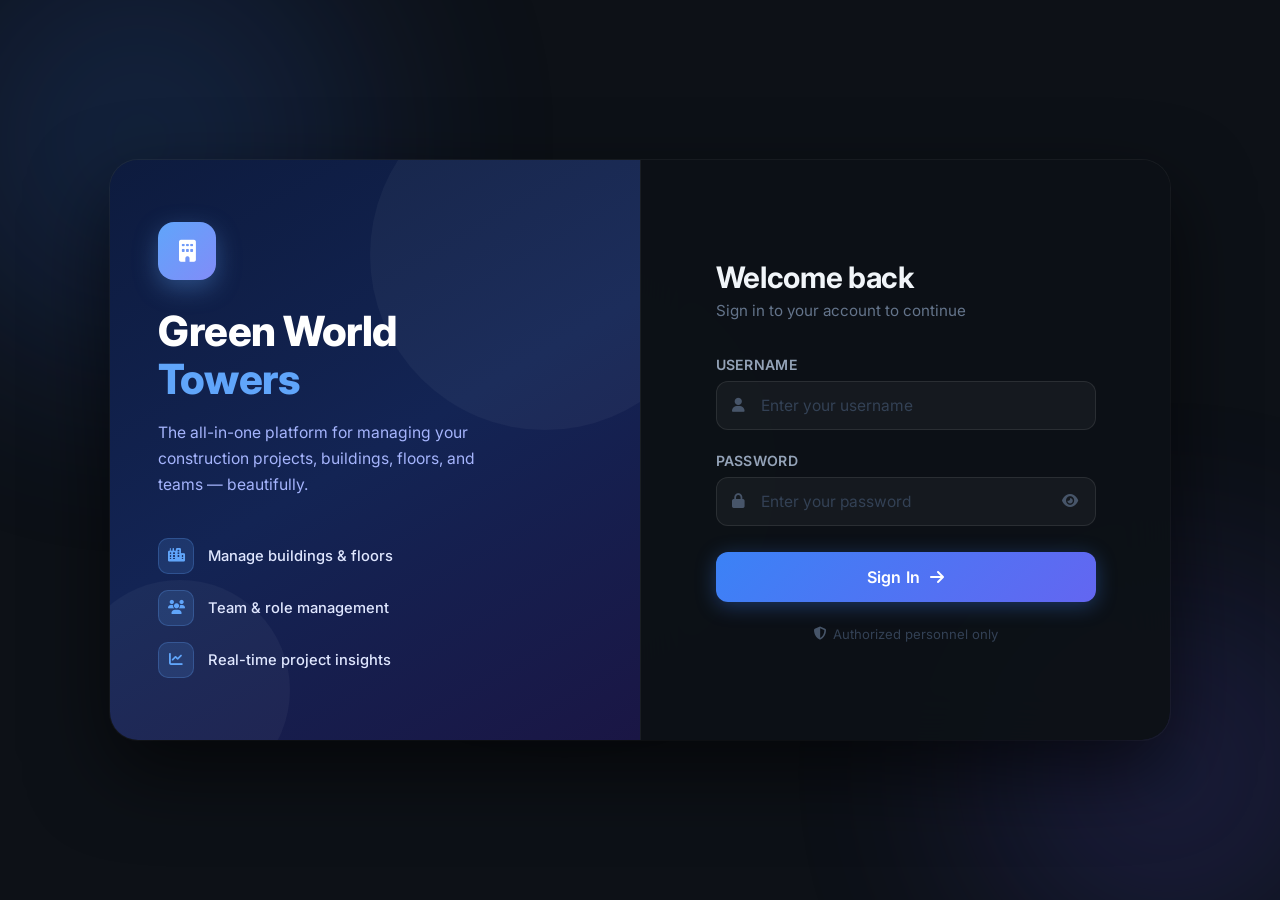
<file: index.html>
<!DOCTYPE html>
<html lang="en">
<head>
    <meta charset="UTF-8" />
    <meta http-equiv="refresh" content="0;url=src/index.html" />
    <title>Redirecting...</title>
</head>
<body>
    <p>Redirecting to <a href="src/index.html">login page</a> …</p>
</body>
</html>
</file>
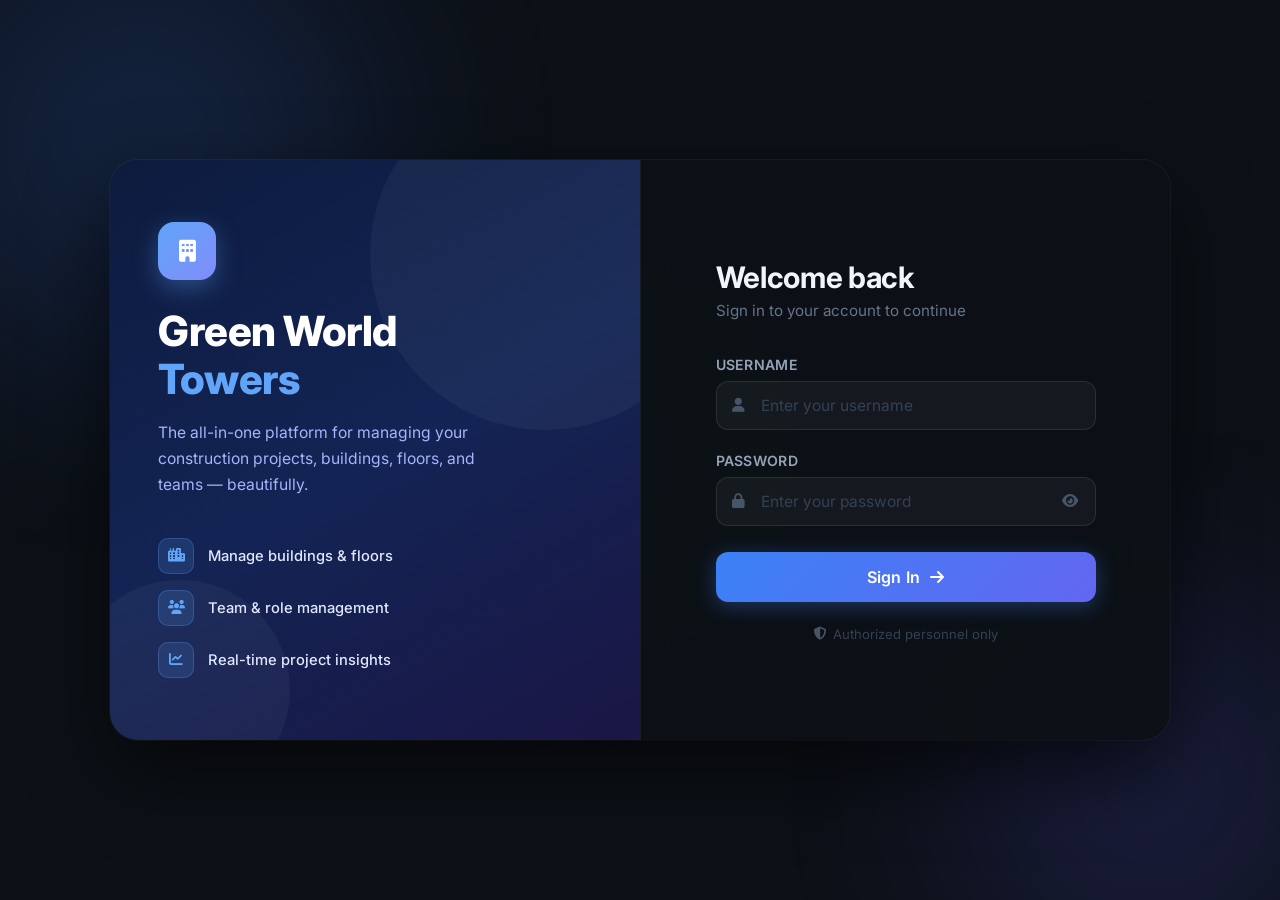
<file: src/index.html>
<!DOCTYPE html>
<html lang="en">
<head>
    <meta charset="UTF-8" />
    <meta name="viewport" content="width=device-width, initial-scale=1.0" />
    <title>Login - Construction Management</title>
    <link rel="stylesheet" href="../css/login.css" />
    <link rel="preconnect" href="https://fonts.googleapis.com" />
    <link rel="preconnect" href="https://fonts.gstatic.com" crossorigin />
    <link href="https://fonts.googleapis.com/css2?family=Inter:wght@300;400;500;600;700;800&display=swap" rel="stylesheet" />
    <link rel="stylesheet" href="https://cdnjs.cloudflare.com/ajax/libs/font-awesome/6.4.0/css/all.min.css" />
</head>
<body>

    <!-- Animated background orbs -->
    <div class="bg-orb orb-1"></div>
    <div class="bg-orb orb-2"></div>
    <div class="bg-orb orb-3"></div>

    <div class="login-container">

        <!-- Left Panel -->
        <div class="left-panel">
            <div class="left-content">
                <div class="logo-mark">
                    <i class="fas fa-building"></i>
                </div>
                <h1>Green World<br/><span>Towers</span></h1>
                <p>The all-in-one platform for managing your construction projects, buildings, floors, and teams — beautifully.</p>

                <div class="feature-list">
                    <div class="feature-item">
                        <div class="feature-icon"><i class="fas fa-city"></i></div>
                        <span>Manage buildings & floors</span>
                    </div>
                    <div class="feature-item">
                        <div class="feature-icon"><i class="fas fa-users"></i></div>
                        <span>Team & role management</span>
                    </div>
                    <div class="feature-item">
                        <div class="feature-icon"><i class="fas fa-chart-line"></i></div>
                        <span>Real-time project insights</span>
                    </div>
                </div>
            </div>
        </div>

        <!-- Right Panel -->
        <div class="right-panel">
            <div class="form-card">
                <div class="form-header">
                    <h2>Welcome back</h2>
                    <p>Sign in to your account to continue</p>
                </div>

                <form action="login.php" method="POST" class="login-form">
                    <div class="input-group">
                        <label for="username">Username</label>
                        <div class="input-wrap">
                            <i class="fas fa-user"></i>
                            <input type="text" id="username" name="username" placeholder="Enter your username" required autocomplete="username" />
                        </div>
                    </div>

                    <div class="input-group">
                        <label for="password">Password</label>
                        <div class="input-wrap">
                            <i class="fas fa-lock"></i>
                            <input type="password" id="password" name="password" placeholder="Enter your password" required autocomplete="current-password" />
                            <button type="button" class="toggle-password" onclick="togglePassword()" tabindex="-1">
                                <i class="fas fa-eye" id="eye-icon"></i>
                            </button>
                        </div>
                    </div>

                    <button type="submit" class="btn-login">
                        <span>Sign In</span>
                        <i class="fas fa-arrow-right"></i>
                    </button>
                </form>

                <p class="footer-note"><i class="fas fa-shield-alt"></i> Authorized personnel only</p>
            </div>
        </div>

    </div>

    <script>
        function togglePassword() {
            const input = document.getElementById('password');
            const icon = document.getElementById('eye-icon');
            if (input.type === 'password') {
                input.type = 'text';
                icon.classList.replace('fa-eye', 'fa-eye-slash');
            } else {
                input.type = 'password';
                icon.classList.replace('fa-eye-slash', 'fa-eye');
            }
        }
    </script>
</body>
</html>
</file>
<file: css/login.css>
*, *::before, *::after {
    box-sizing: border-box;
    margin: 0;
    padding: 0;
}

body {
    font-family: 'Inter', sans-serif;
    min-height: 100vh;
    background: #0d1117;
    display: flex;
    align-items: center;
    justify-content: center;
    overflow: hidden;
    position: relative;
}

/* Animated Background Orbs */
.bg-orb {
    position: fixed;
    border-radius: 50%;
    filter: blur(100px);
    opacity: 0.18;
    pointer-events: none;
    animation: floatOrb 14s ease-in-out infinite;
}

.orb-1 {
    width: 480px;
    height: 480px;
    background: radial-gradient(circle, #3b82f6, #1e40af);
    top: -100px;
    left: -100px;
    animation-delay: 0s;
}

.orb-2 {
    width: 380px;
    height: 380px;
    background: radial-gradient(circle, #6366f1, #4338ca);
    bottom: -80px;
    right: -60px;
    animation-delay: -5s;
}

.orb-3 {
    width: 260px;
    height: 260px;
    background: radial-gradient(circle, #0ea5e9, #0369a1);
    bottom: 35%;
    left: 35%;
    animation-delay: -9s;
}

@keyframes floatOrb {
    0%, 100% { transform: translate(0, 0) scale(1); }
    33%       { transform: translate(20px, -20px) scale(1.03); }
    66%       { transform: translate(-14px, 14px) scale(0.98); }
}

/* Main Layout */
.login-container {
    position: relative;
    z-index: 10;
    display: grid;
    grid-template-columns: 1fr 1fr;
    width: min(96vw, 1060px);
    min-height: 580px;
    border-radius: 28px;
    overflow: hidden;
    box-shadow: 0 32px 80px rgba(0, 0, 0, 0.6), 0 0 0 1px rgba(255,255,255,0.06);
}

/* Left Panel */
.left-panel {
    background: linear-gradient(150deg, #0d1b3e 0%, #132454 50%, #1a1645 100%);
    padding: 56px 48px;
    display: flex;
    flex-direction: column;
    justify-content: center;
    position: relative;
    overflow: hidden;
}

.left-panel::before {
    content: '';
    position: absolute;
    width: 350px;
    height: 350px;
    border-radius: 50%;
    background: rgba(255,255,255,0.04);
    top: -80px;
    right: -80px;
}

.left-panel::after {
    content: '';
    position: absolute;
    width: 220px;
    height: 220px;
    border-radius: 50%;
    background: rgba(255,255,255,0.04);
    bottom: -60px;
    left: -40px;
}

.left-content {
    position: relative;
    z-index: 2;
}

.logo-mark {
    width: 58px;
    height: 58px;
    background: linear-gradient(135deg, #60a5fa, #818cf8);
    border-radius: 16px;
    display: flex;
    align-items: center;
    justify-content: center;
    font-size: 1.4rem;
    color: #fff;
    margin-bottom: 28px;
    box-shadow: 0 8px 24px rgba(96, 165, 250, 0.35);
}

.left-content h1 {
    font-size: 2.6rem;
    font-weight: 800;
    color: #fff;
    line-height: 1.15;
    margin-bottom: 16px;
    letter-spacing: -0.5px;
}

.left-content h1 span {
    color: #60a5fa;
}

.left-content > p {
    color: #a5b4fc;
    font-size: 0.98rem;
    line-height: 1.65;
    max-width: 320px;
    margin-bottom: 40px;
}

.feature-list {
    display: flex;
    flex-direction: column;
    gap: 16px;
}

.feature-item {
    display: flex;
    align-items: center;
    gap: 14px;
    color: #e0e7ff;
    font-size: 0.92rem;
    font-weight: 500;
}

.feature-icon {
    width: 36px;
    height: 36px;
    background: rgba(96, 165, 250, 0.15);
    border: 1px solid rgba(96, 165, 250, 0.25);
    border-radius: 10px;
    display: flex;
    align-items: center;
    justify-content: center;
    font-size: 0.85rem;
    color: #60a5fa;
    flex-shrink: 0;
}

/* Right Panel */
.right-panel {
    background: rgba(13, 17, 23, 0.95);
    backdrop-filter: blur(24px);
    display: flex;
    align-items: center;
    justify-content: center;
    padding: 48px 44px;
    border-left: 1px solid rgba(255,255,255,0.06);
}

.form-card {
    width: 100%;
    max-width: 380px;
}

.form-header {
    margin-bottom: 36px;
}

.form-header h2 {
    font-size: 1.85rem;
    font-weight: 700;
    color: #f1f5f9;
    margin-bottom: 6px;
    letter-spacing: -0.3px;
}

.form-header p {
    color: #64748b;
    font-size: 0.95rem;
}

/* Form */
.login-form {
    display: flex;
    flex-direction: column;
    gap: 22px;
}

.input-group {
    display: flex;
    flex-direction: column;
    gap: 8px;
}

.input-group label {
    font-size: 0.88rem;
    font-weight: 600;
    color: #94a3b8;
    letter-spacing: 0.3px;
    text-transform: uppercase;
}

.input-wrap {
    position: relative;
    display: flex;
    align-items: center;
}

.input-wrap > i:first-child {
    position: absolute;
    left: 16px;
    color: #475569;
    font-size: 0.9rem;
    pointer-events: none;
    transition: color 0.2s;
}

.input-wrap input {
    width: 100%;
    padding: 14px 16px 14px 44px;
    background: rgba(255, 255, 255, 0.04);
    border: 1px solid rgba(255, 255, 255, 0.09);
    border-radius: 12px;
    color: #f1f5f9;
    font-size: 0.97rem;
    font-family: 'Inter', sans-serif;
    transition: all 0.2s;
    outline: none;
}

.input-wrap input::placeholder {
    color: #334155;
}

.input-wrap input:focus {
    border-color: #3b82f6;
    background: rgba(59, 130, 246, 0.06);
    box-shadow: 0 0 0 3px rgba(59, 130, 246, 0.12);
}

.input-wrap input:focus + .toggle-password i,
.input-wrap input:focus ~ i:first-child {
    color: #3b82f6;
}

.input-wrap:focus-within > i:first-child {
    color: #3b82f6;
}

.toggle-password {
    position: absolute;
    right: 14px;
    background: none;
    border: none;
    cursor: pointer;
    color: #475569;
    font-size: 0.9rem;
    padding: 4px;
    transition: color 0.2s;
}

.toggle-password:hover {
    color: #94a3b8;
}

/* Login Button */
.btn-login {
    display: flex;
    align-items: center;
    justify-content: center;
    gap: 10px;
    padding: 15px 24px;
    background: linear-gradient(135deg, #3b82f6 0%, #6366f1 100%);
    color: #fff;
    border: none;
    border-radius: 12px;
    font-size: 1rem;
    font-weight: 600;
    font-family: 'Inter', sans-serif;
    cursor: pointer;
    transition: all 0.25s;
    box-shadow: 0 4px 20px rgba(59, 130, 246, 0.35);
    margin-top: 4px;
    letter-spacing: 0.2px;
}

.btn-login:hover {
    background: linear-gradient(135deg, #2563eb 0%, #4f46e5 100%);
    box-shadow: 0 6px 28px rgba(59, 130, 246, 0.5);
    transform: translateY(-1px);
}

.btn-login:active {
    transform: translateY(0);
    box-shadow: 0 2px 12px rgba(59, 130, 246, 0.3);
}

.footer-note {
    margin-top: 24px;
    text-align: center;
    color: #334155;
    font-size: 0.82rem;
    display: flex;
    align-items: center;
    justify-content: center;
    gap: 6px;
}

.footer-note i {
    color: #475569;
}

/* Responsive */
@media (max-width: 768px) {
    .login-container {
        grid-template-columns: 1fr;
        min-height: unset;
        border-radius: 20px;
    }

    .left-panel {
        padding: 36px 28px;
    }

    .left-content h1 {
        font-size: 1.9rem;
    }

    .feature-list {
        display: none;
    }

    .right-panel {
        padding: 32px 24px;
    }
}
</file>
